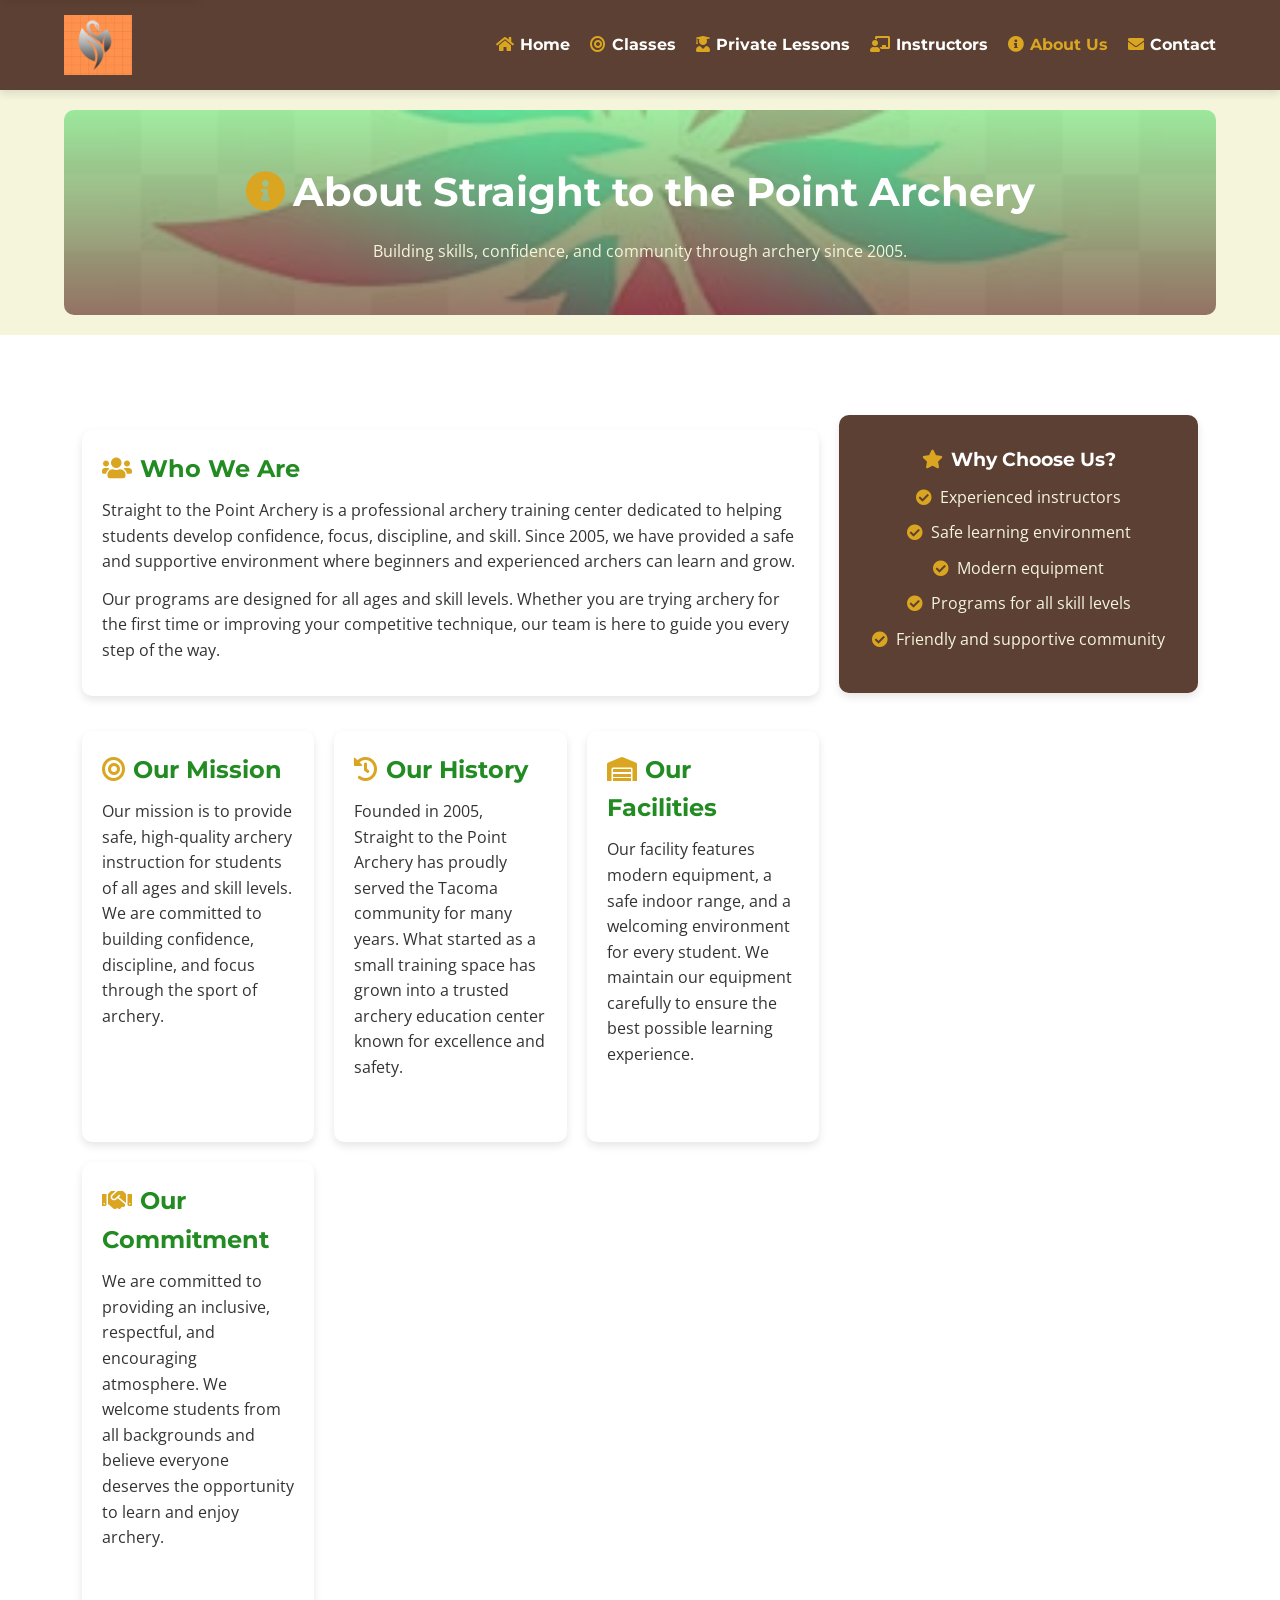
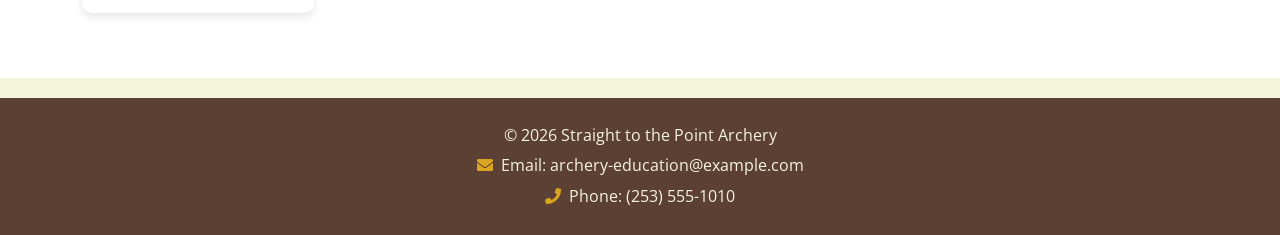
<file: about.html>
<!DOCTYPE html>
<html lang="en">
<head>
    <meta charset="UTF-8">
    <meta name="viewport" content="width=device-width, initial-scale=1.0">
    <title>About Us - Straight to the Point Archery</title>

    <!-- CSS -->
    <link rel="stylesheet" href="css/styles.css">

    <!-- FONT AWESOME -->
    <link rel="stylesheet" href="https://cdnjs.cloudflare.com/ajax/libs/font-awesome/5.15.3/css/all.min.css">

    <!-- GOOGLE FONTS -->
    <link href="https://fonts.googleapis.com/css2?family=Montserrat:wght@700&family=Open+Sans:wght@400;700&display=swap" rel="stylesheet">
</head>
<body>

    <!-- SKIP LINK -->
    <a href="#main-content" class="skip-link">Skip to main content</a>

    <!-- HEADER -->
    <header>
        <div class="container">
            <div class="logo">
                <img src="images/logo.png" alt="Straight to the Point Archery Logo" loading="lazy">
            </div>

            <nav>
                <ul>
                    <li><a href="index.html"><i class="fas fa-home"></i>Home</a></li>
                    <li><a href="classes.html"><i class="fas fa-bullseye"></i>Classes</a></li>
                    <li><a href="lessons.html"><i class="fas fa-user-graduate"></i>Private Lessons</a></li>
                    <li><a href="instructors.html"><i class="fas fa-chalkboard-teacher"></i>Instructors</a></li>
                    <li><a href="about.html" class="active"><i class="fas fa-info-circle"></i>About Us</a></li>
                    <li><a href="contact.html"><i class="fas fa-envelope"></i>Contact</a></li>
                </ul>
            </nav>
        </div>
    </header>

    <main id="main-content">

        <!-- PAGE HEADER -->
        <section class="page-header">
            <div class="container">
                <h1><i class="fas fa-info-circle"></i>About Straight to the Point Archery</h1>
                <p>Building skills, confidence, and community through archery since 2005.</p>
            </div>
        </section>

        <!-- ABOUT INTRO -->
        <section>
            <div class="container">
                <div class="main-content">
                    
                    <div>
                        <article class="class-card">
                            <h2><i class="fas fa-users"></i>Who We Are</h2>
                            <p>
                                Straight to the Point Archery is a professional archery training center dedicated to helping students
                                develop confidence, focus, discipline, and skill. Since 2005, we have provided a safe and supportive
                                environment where beginners and experienced archers can learn and grow.
                            </p>
                            <p>
                                Our programs are designed for all ages and skill levels. Whether you are trying archery for the first
                                time or improving your competitive technique, our team is here to guide you every step of the way.
                            </p>
                        </article>

                        <div class="classes">
                            <article class="class-card">
                                <h2><i class="fas fa-bullseye"></i>Our Mission</h2>
                                <p>
                                    Our mission is to provide safe, high-quality archery instruction for students of all ages and skill levels.
                                    We are committed to building confidence, discipline, and focus through the sport of archery.
                                </p>
                            </article>

                            <article class="class-card">
                                <h2><i class="fas fa-history"></i>Our History</h2>
                                <p>
                                    Founded in 2005, Straight to the Point Archery has proudly served the Tacoma community for many years.
                                    What started as a small training space has grown into a trusted archery education center known for
                                    excellence and safety.
                                </p>
                            </article>

                            <article class="class-card">
                                <h2><i class="fas fa-warehouse"></i>Our Facilities</h2>
                                <p>
                                    Our facility features modern equipment, a safe indoor range, and a welcoming environment for every student.
                                    We maintain our equipment carefully to ensure the best possible learning experience.
                                </p>
                            </article>

                            <article class="class-card">
                                <h2><i class="fas fa-handshake"></i>Our Commitment</h2>
                                <p>
                                    We are committed to providing an inclusive, respectful, and encouraging atmosphere. We welcome students
                                    from all backgrounds and believe everyone deserves the opportunity to learn and enjoy archery.
                                </p>
                            </article>
                        </div>
                    </div>

                    <aside>
                        <h3><i class="fas fa-star"></i>Why Choose Us?</h3>
                        <p><i class="fas fa-check-circle"></i>Experienced instructors</p>
                        <p><i class="fas fa-check-circle"></i>Safe learning environment</p>
                        <p><i class="fas fa-check-circle"></i>Modern equipment</p>
                        <p><i class="fas fa-check-circle"></i>Programs for all skill levels</p>
                        <p><i class="fas fa-check-circle"></i>Friendly and supportive community</p>
                    </aside>

                </div>
            </div>
        </section>

    </main>

    <!-- FOOTER -->
    <footer>
        <div class="container">
            <p>&copy; 2026 Straight to the Point Archery</p>
            <p><i class="fas fa-envelope"></i>Email: archery-education@example.com</p>
            <p><i class="fas fa-phone"></i>Phone: (253) 555-1010</p>
        </div>
    </footer>

</body>
</html>
</file>
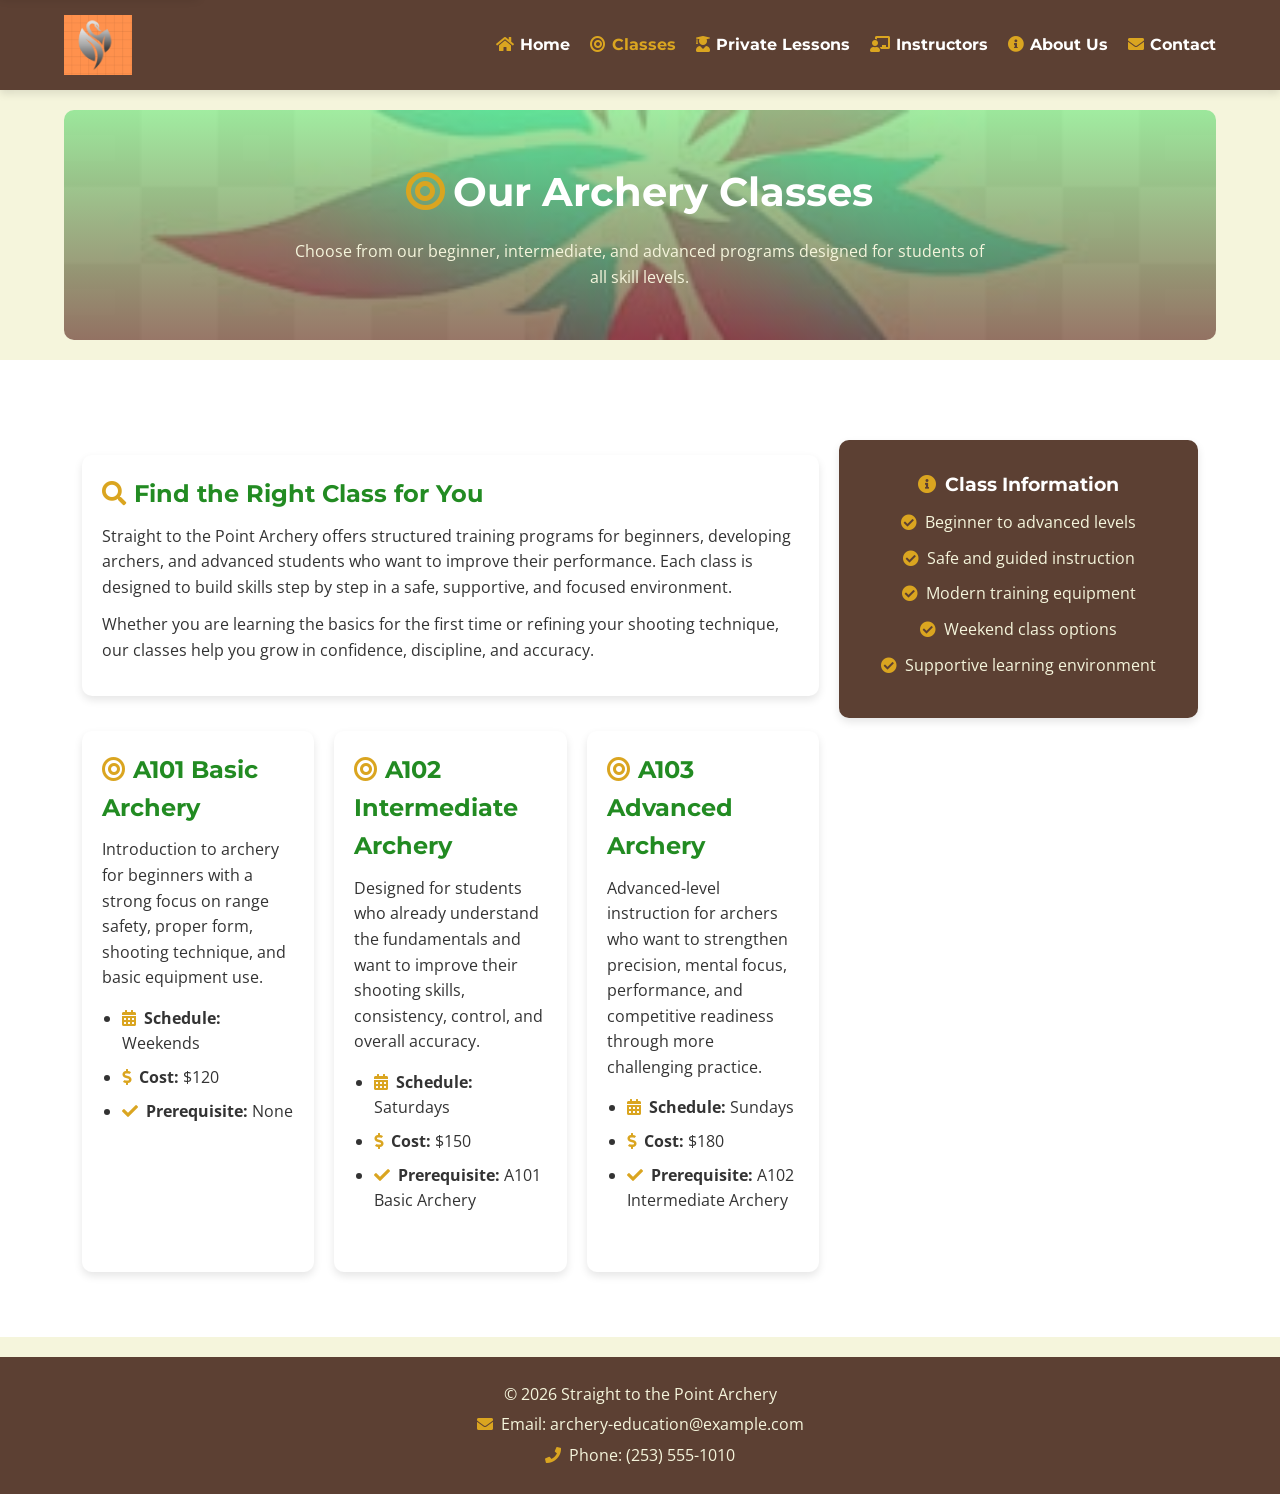
<file: classes.html>
<!DOCTYPE html>
<html lang="en">
<head>
    <meta charset="UTF-8">
    <meta name="viewport" content="width=device-width, initial-scale=1.0">
    <title>Classes - Straight to the Point Archery</title>

    <!-- CSS -->
    <link rel="stylesheet" href="css/styles.css">

    <!-- FONT AWESOME -->
    <link rel="stylesheet" href="https://cdnjs.cloudflare.com/ajax/libs/font-awesome/5.15.3/css/all.min.css">

    <!-- GOOGLE FONTS -->
    <link href="https://fonts.googleapis.com/css2?family=Montserrat:wght@700&family=Open+Sans:wght@400;700&display=swap" rel="stylesheet">
</head>
<body>

    <!-- SKIP LINK -->
    <a href="#main-content" class="skip-link">Skip to main content</a>

    <!-- HEADER -->
    <header>
        <div class="container">
            <div class="logo">
                <img src="images/logo.png" alt="Straight to the Point Archery Logo" loading="lazy">
            </div>

            <nav>
                <ul>
                    <li><a href="index.html"><i class="fas fa-home"></i>Home</a></li>
                    <li><a href="classes.html" class="active"><i class="fas fa-bullseye"></i>Classes</a></li>
                    <li><a href="lessons.html"><i class="fas fa-user-graduate"></i>Private Lessons</a></li>
                    <li><a href="instructors.html"><i class="fas fa-chalkboard-teacher"></i>Instructors</a></li>
                    <li><a href="about.html"><i class="fas fa-info-circle"></i>About Us</a></li>
                    <li><a href="contact.html"><i class="fas fa-envelope"></i>Contact</a></li>
                </ul>
            </nav>
        </div>
    </header>

    <main id="main-content">

        <!-- PAGE HEADER -->
        <section class="page-header">
            <div class="container">
                <h1><i class="fas fa-bullseye"></i>Our Archery Classes</h1>
                <p>Choose from our beginner, intermediate, and advanced programs designed for students of all skill levels.</p>
            </div>
        </section>

        <!-- CLASSES CONTENT -->
        <section>
            <div class="container">
                <div class="main-content">

                    <div>
                        <article class="class-card">
                            <h2><i class="fas fa-search"></i>Find the Right Class for You</h2>
                            <p>
                                Straight to the Point Archery offers structured training programs for beginners, developing archers,
                                and advanced students who want to improve their performance. Each class is designed to build skills
                                step by step in a safe, supportive, and focused environment.
                            </p>
                            <p>
                                Whether you are learning the basics for the first time or refining your shooting technique, our
                                classes help you grow in confidence, discipline, and accuracy.
                            </p>
                        </article>

                        <div class="classes">

                            <article class="class-card">
                                <h2><i class="fas fa-bullseye"></i>A101 Basic Archery</h2>
                                <p>
                                    Introduction to archery for beginners with a strong focus on range safety, proper form,
                                    shooting technique, and basic equipment use.
                                </p>
                                <ul>
                                    <li><strong><i class="fas fa-calendar-alt"></i>Schedule:</strong> Weekends</li>
                                    <li><strong><i class="fas fa-dollar-sign"></i>Cost:</strong> $120</li>
                                    <li><strong><i class="fas fa-check"></i>Prerequisite:</strong> None</li>
                                </ul>
                            </article>

                            <article class="class-card">
                                <h2><i class="fas fa-bullseye"></i>A102 Intermediate Archery</h2>
                                <p>
                                    Designed for students who already understand the fundamentals and want to improve their
                                    shooting skills, consistency, control, and overall accuracy.
                                </p>
                                <ul>
                                    <li><strong><i class="fas fa-calendar-alt"></i>Schedule:</strong> Saturdays</li>
                                    <li><strong><i class="fas fa-dollar-sign"></i>Cost:</strong> $150</li>
                                    <li><strong><i class="fas fa-check"></i>Prerequisite:</strong> A101 Basic Archery</li>
                                </ul>
                            </article>

                            <article class="class-card">
                                <h2><i class="fas fa-bullseye"></i>A103 Advanced Archery</h2>
                                <p>
                                    Advanced-level instruction for archers who want to strengthen precision, mental focus,
                                    performance, and competitive readiness through more challenging practice.
                                </p>
                                <ul>
                                    <li><strong><i class="fas fa-calendar-alt"></i>Schedule:</strong> Sundays</li>
                                    <li><strong><i class="fas fa-dollar-sign"></i>Cost:</strong> $180</li>
                                    <li><strong><i class="fas fa-check"></i>Prerequisite:</strong> A102 Intermediate Archery</li>
                                </ul>
                            </article>

                        </div>
                    </div>

                    <aside>
                        <h3><i class="fas fa-info-circle"></i>Class Information</h3>
                        <p><i class="fas fa-check-circle"></i>Beginner to advanced levels</p>
                        <p><i class="fas fa-check-circle"></i>Safe and guided instruction</p>
                        <p><i class="fas fa-check-circle"></i>Modern training equipment</p>
                        <p><i class="fas fa-check-circle"></i>Weekend class options</p>
                        <p><i class="fas fa-check-circle"></i>Supportive learning environment</p>
                    </aside>

                </div>
            </div>
        </section>

    </main>

    <!-- FOOTER -->
    <footer>
        <div class="container">
            <p>&copy; 2026 Straight to the Point Archery</p>
            <p><i class="fas fa-envelope"></i>Email: archery-education@example.com</p>
            <p><i class="fas fa-phone"></i>Phone: (253) 555-1010</p>
        </div>
    </footer>

</body>
</html>
</file>
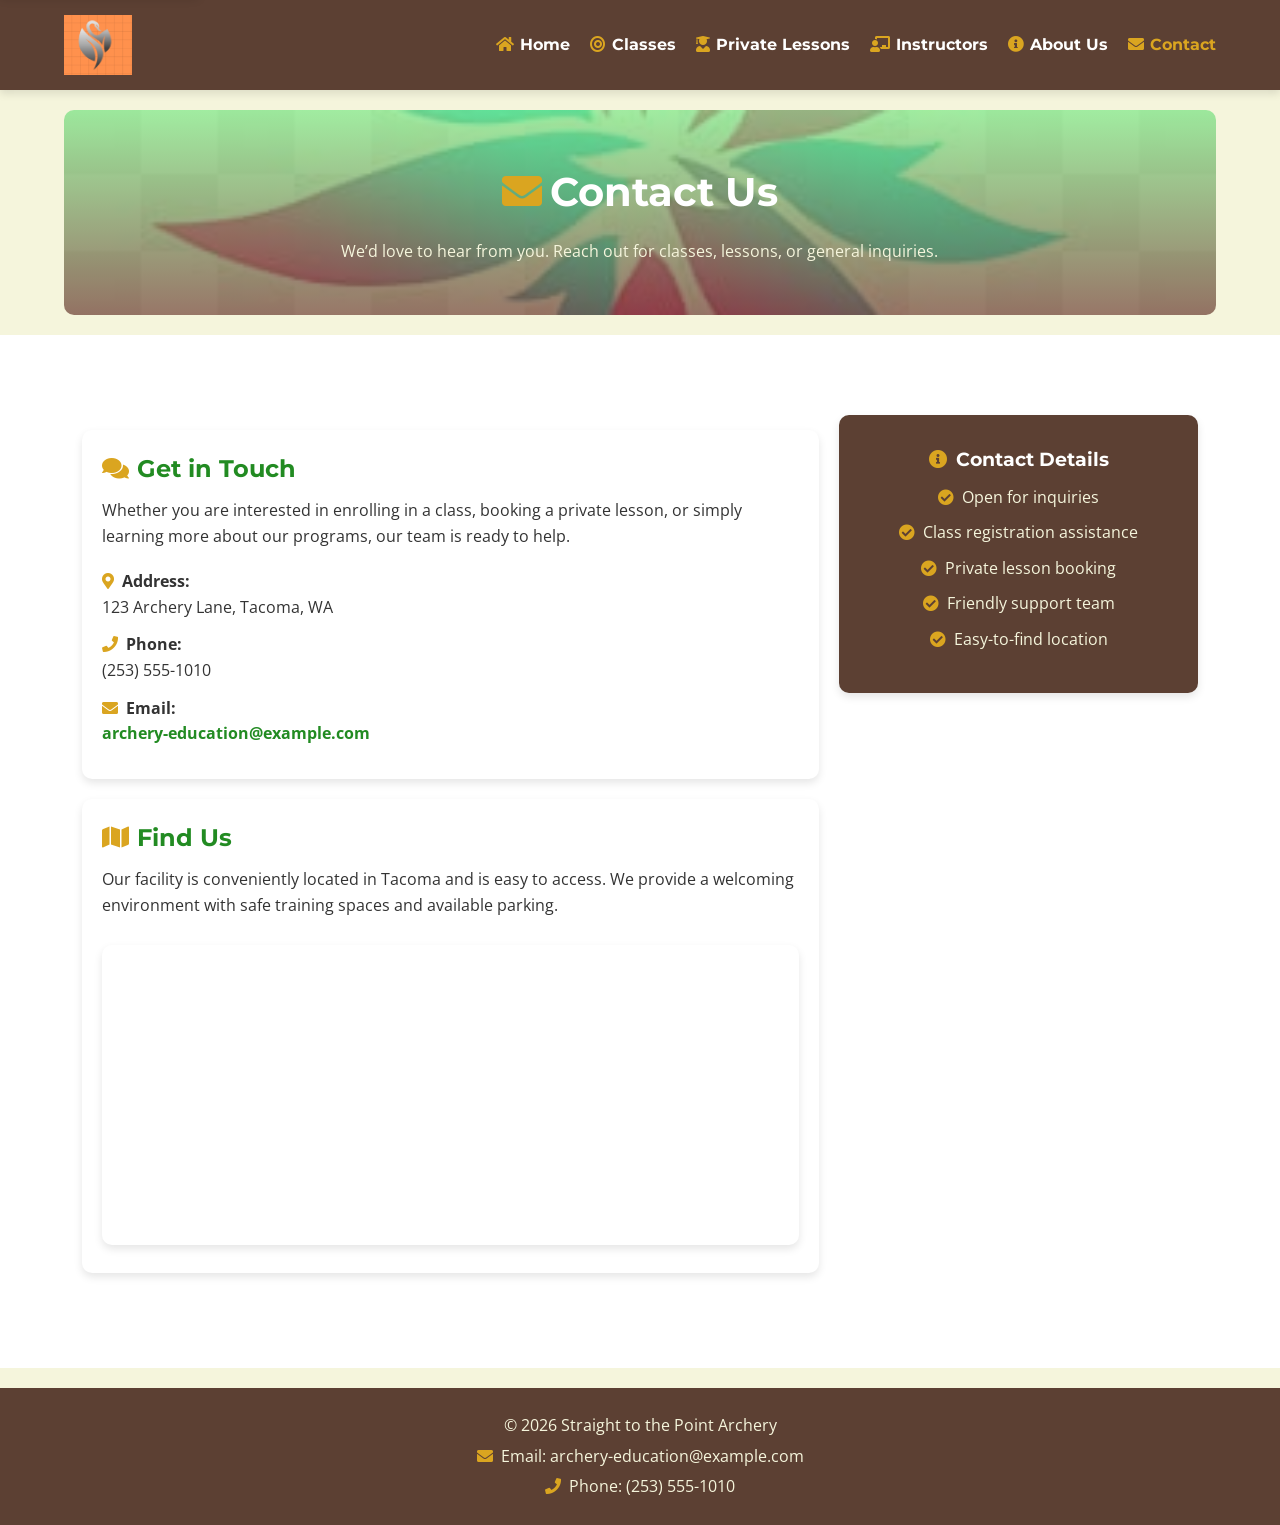
<file: contact.html>
<!DOCTYPE html>
<html lang="en">
<head>
    <meta charset="UTF-8">
    <meta name="viewport" content="width=device-width, initial-scale=1.0">
    <title>Contact - Straight to the Point Archery</title>

    <!-- CSS -->
    <link rel="stylesheet" href="css/styles.css">

    <!-- FONT AWESOME -->
    <link rel="stylesheet" href="https://cdnjs.cloudflare.com/ajax/libs/font-awesome/5.15.3/css/all.min.css">

    <!-- GOOGLE FONTS -->
    <link href="https://fonts.googleapis.com/css2?family=Montserrat:wght@700&family=Open+Sans:wght@400;700&display=swap" rel="stylesheet">
</head>
<body>

    <!-- SKIP LINK -->
    <a href="#main-content" class="skip-link">Skip to main content</a>

    <!-- HEADER -->
    <header>
        <div class="container">
            <div class="logo">
                <img src="images/logo.png" alt="Straight to the Point Archery Logo" loading="lazy">
            </div>

            <nav>
                <ul>
                    <li><a href="index.html"><i class="fas fa-home"></i>Home</a></li>
                    <li><a href="classes.html"><i class="fas fa-bullseye"></i>Classes</a></li>
                    <li><a href="lessons.html"><i class="fas fa-user-graduate"></i>Private Lessons</a></li>
                    <li><a href="instructors.html"><i class="fas fa-chalkboard-teacher"></i>Instructors</a></li>
                    <li><a href="about.html"><i class="fas fa-info-circle"></i>About Us</a></li>
                    <li><a href="contact.html" class="active"><i class="fas fa-envelope"></i>Contact</a></li>
                </ul>
            </nav>
        </div>
    </header>

    <main id="main-content">

        <!-- PAGE HEADER -->
        <section class="page-header">
            <div class="container">
                <h1><i class="fas fa-envelope"></i>Contact Us</h1>
                <p>We’d love to hear from you. Reach out for classes, lessons, or general inquiries.</p>
            </div>
        </section>

        <!-- CONTACT CONTENT -->
        <section>
            <div class="container">
                <div class="main-content">

                    <div>
                        <article class="class-card">
                            <h2><i class="fas fa-comments"></i>Get in Touch</h2>
                            <p>
                                Whether you are interested in enrolling in a class, booking a private lesson,
                                or simply learning more about our programs, our team is ready to help.
                            </p>

                            <address style="font-style: normal; margin-top: 20px;">
                                <p>
                                    <strong><i class="fas fa-map-marker-alt"></i>Address:</strong><br>
                                    123 Archery Lane, Tacoma, WA
                                </p>
                                <p>
                                    <strong><i class="fas fa-phone"></i>Phone:</strong><br>
                                    (253) 555-1010
                                </p>
                                <p>
                                    <strong><i class="fas fa-envelope"></i>Email:</strong><br>
                                    <a href="mailto:archery-education@example.com">
                                        archery-education@example.com
                                    </a>
                                </p>
                            </address>
                        </article>

                        <article class="class-card">
                            <h2><i class="fas fa-map"></i>Find Us</h2>
                            <p>
                                Our facility is conveniently located in Tacoma and is easy to access.
                                We provide a welcoming environment with safe training spaces and available parking.
                            </p>

                            <iframe 
                                src="https://www.google.com/maps?q=Tacoma,+WA&output=embed"
                                width="100%" 
                                height="300" 
                                style="border:0; border-radius:10px;" 
                                allowfullscreen="" 
                                loading="lazy">
                            </iframe>
                        </article>
                    </div>

                    <aside>
                        <h3><i class="fas fa-info-circle"></i>Contact Details</h3>
                        <p><i class="fas fa-check-circle"></i>Open for inquiries</p>
                        <p><i class="fas fa-check-circle"></i>Class registration assistance</p>
                        <p><i class="fas fa-check-circle"></i>Private lesson booking</p>
                        <p><i class="fas fa-check-circle"></i>Friendly support team</p>
                        <p><i class="fas fa-check-circle"></i>Easy-to-find location</p>
                    </aside>

                </div>
            </div>
        </section>

    </main>

    <!-- FOOTER -->
    <footer>
        <div class="container">
            <p>&copy; 2026 Straight to the Point Archery</p>
            <p><i class="fas fa-envelope"></i>Email: archery-education@example.com</p>
            <p><i class="fas fa-phone"></i>Phone: (253) 555-1010</p>
        </div>
    </footer>

</body>
</html>
</file>
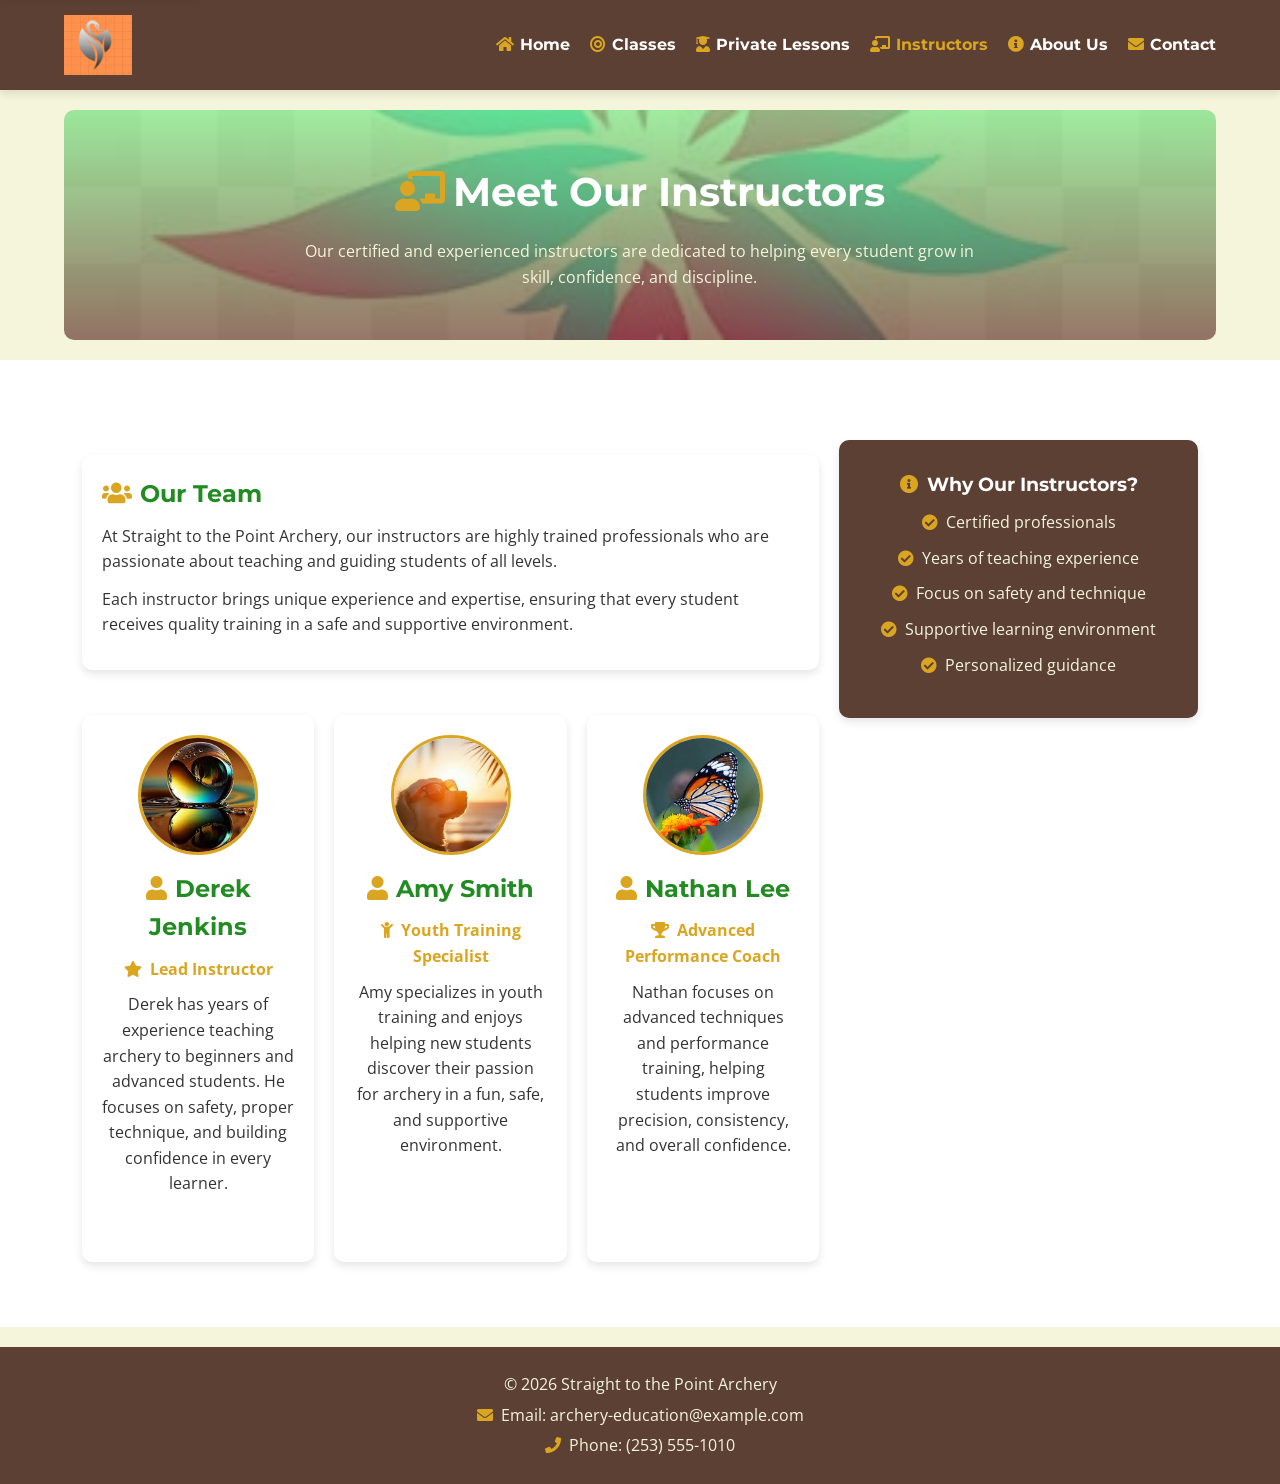
<file: instructors.html>
<!DOCTYPE html>
<html lang="en">
<head>
    <meta charset="UTF-8">
    <meta name="viewport" content="width=device-width, initial-scale=1.0">
    <title>Instructors - Straight to the Point Archery</title>

    <!-- CSS -->
    <link rel="stylesheet" href="css/styles.css">

    <!-- FONT AWESOME -->
    <link rel="stylesheet" href="https://cdnjs.cloudflare.com/ajax/libs/font-awesome/5.15.3/css/all.min.css">

    <!-- GOOGLE FONTS -->
    <link href="https://fonts.googleapis.com/css2?family=Montserrat:wght@700&family=Open+Sans:wght@400;700&display=swap" rel="stylesheet">
</head>
<body>

    <!-- SKIP LINK -->
    <a href="#main-content" class="skip-link">Skip to main content</a>

    <!-- HEADER -->
    <header>
        <div class="container">
            <div class="logo">
                <img 
                    src="images/logo.png"
                    alt="Straight to the Point Archery Logo"
                    loading="lazy">
            </div>

            <nav>
                <ul>
                    <li><a href="index.html"><i class="fas fa-home"></i>Home</a></li>
                    <li><a href="classes.html"><i class="fas fa-bullseye"></i>Classes</a></li>
                    <li><a href="lessons.html"><i class="fas fa-user-graduate"></i>Private Lessons</a></li>
                    <li><a href="instructors.html" class="active"><i class="fas fa-chalkboard-teacher"></i>Instructors</a></li>
                    <li><a href="about.html"><i class="fas fa-info-circle"></i>About Us</a></li>
                    <li><a href="contact.html"><i class="fas fa-envelope"></i>Contact</a></li>
                </ul>
            </nav>
        </div>
    </header>

    <main id="main-content">

        <!-- PAGE HEADER -->
        <section class="page-header">
            <div class="container">
                <h1><i class="fas fa-chalkboard-teacher"></i>Meet Our Instructors</h1>
                <p>Our certified and experienced instructors are dedicated to helping every student grow in skill, confidence, and discipline.</p>
            </div>
        </section>

        <!-- INSTRUCTORS CONTENT -->
        <section>
            <div class="container">
                <div class="main-content">

                    <div>

                        <!-- INTRO -->
                        <article class="class-card">
                            <h2><i class="fas fa-users"></i>Our Team</h2>
                            <p>
                                At Straight to the Point Archery, our instructors are highly trained professionals
                                who are passionate about teaching and guiding students of all levels.
                            </p>
                            <p>
                                Each instructor brings unique experience and expertise, ensuring that every student
                                receives quality training in a safe and supportive environment.
                            </p>
                        </article>

                        <!-- INSTRUCTORS GRID -->
                        <div class="instructors">

                            <!-- DEREK -->
                            <article class="instructor-card">
                                <img
                                    src="images/derek-medium.jpg"
                                    srcset="
                                        images/derek-small.jpg 300w,
                                        images/derek-medium.jpg 600w,
                                        images/derek-large.jpg 900w
                                    "
                                    sizes="(max-width: 768px) 100vw, (max-width: 1000px) 50vw, 33vw"
                                    alt="Derek Jenkins teaching archery"
                                    loading="lazy">
                                <h2><i class="fas fa-user"></i>Derek Jenkins</h2>
                                <p><strong><i class="fas fa-star"></i>Lead Instructor</strong></p>
                                <p>
                                    Derek has years of experience teaching archery to beginners and advanced students.
                                    He focuses on safety, proper technique, and building confidence in every learner.
                                </p>
                            </article>

                            <!-- AMY -->
                            <article class="instructor-card">
                                <img
                                    src="images/amy-medium.jpg"
                                    srcset="
                                        images/amy-small.jpg 300w,
                                        images/amy-medium.jpg 600w,
                                        images/amy-large.jpg 900w
                                    "
                                    sizes="(max-width: 768px) 100vw, (max-width: 1000px) 50vw, 33vw"
                                    alt="Amy Smith coaching young archery students"
                                    loading="lazy">
                                <h2><i class="fas fa-user"></i>Amy Smith</h2>
                                <p><strong><i class="fas fa-child"></i>Youth Training Specialist</strong></p>
                                <p>
                                    Amy specializes in youth training and enjoys helping new students discover their
                                    passion for archery in a fun, safe, and supportive environment.
                                </p>
                            </article>

                            <!-- NATHAN -->
                            <article class="instructor-card">
                                <img
                                    src="images/nathan-medium.jpg"
                                    srcset="
                                        images/nathan-small.jpg 300w,
                                        images/nathan-medium.jpg 600w,
                                        images/nathan-large.jpg 900w
                                    "
                                    sizes="(max-width: 768px) 100vw, (max-width: 1000px) 50vw, 33vw"
                                    alt="Nathan Lee providing advanced archery coaching"
                                    loading="lazy">
                                <h2><i class="fas fa-user"></i>Nathan Lee</h2>
                                <p><strong><i class="fas fa-trophy"></i>Advanced Performance Coach</strong></p>
                                <p>
                                    Nathan focuses on advanced techniques and performance training, helping students
                                    improve precision, consistency, and overall confidence.
                                </p>
                            </article>

                        </div>
                    </div>

                    <!-- SIDE PANEL -->
                    <aside>
                        <h3><i class="fas fa-info-circle"></i>Why Our Instructors?</h3>
                        <p><i class="fas fa-check-circle"></i>Certified professionals</p>
                        <p><i class="fas fa-check-circle"></i>Years of teaching experience</p>
                        <p><i class="fas fa-check-circle"></i>Focus on safety and technique</p>
                        <p><i class="fas fa-check-circle"></i>Supportive learning environment</p>
                        <p><i class="fas fa-check-circle"></i>Personalized guidance</p>
                    </aside>

                </div>
            </div>
        </section>

    </main>

    <!-- FOOTER -->
    <footer>
        <div class="container">
            <p>&copy; 2026 Straight to the Point Archery</p>
            <p><i class="fas fa-envelope"></i>Email: archery-education@example.com</p>
            <p><i class="fas fa-phone"></i>Phone: (253) 555-1010</p>
        </div>
    </footer>

</body>
</html>
</file>
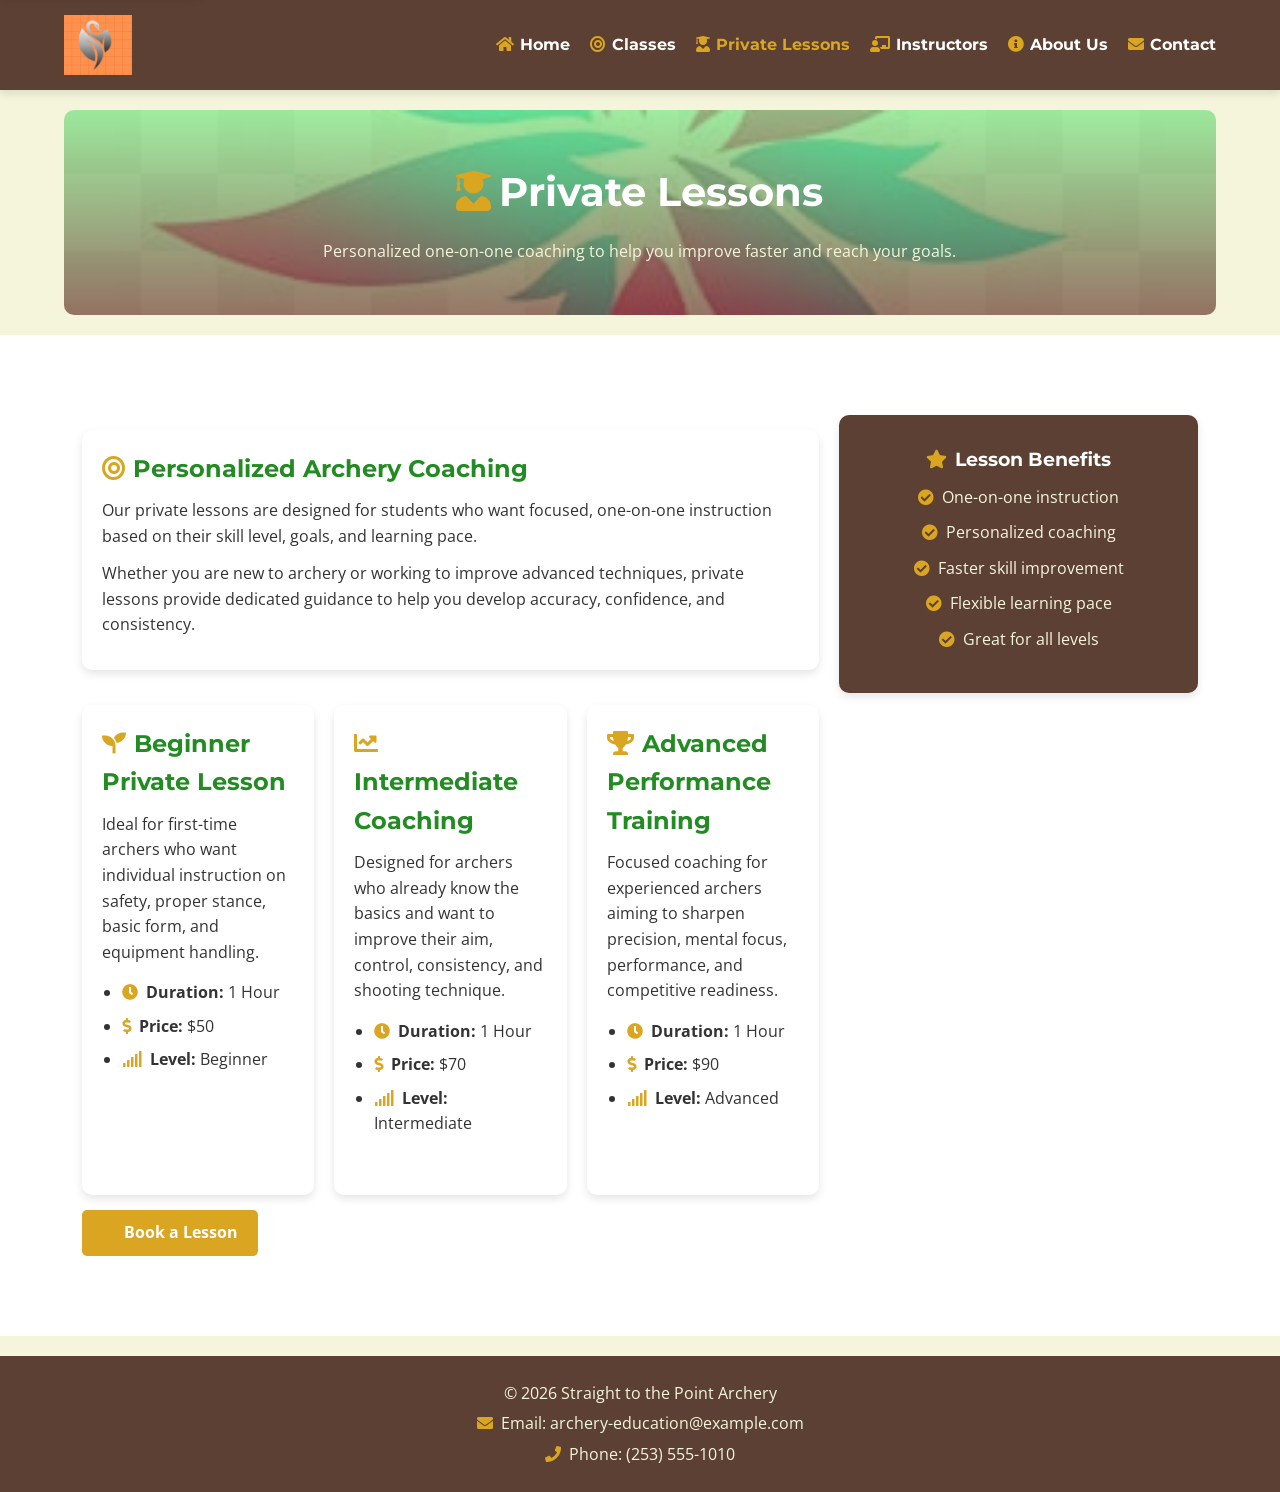
<file: lessons.html>
<!DOCTYPE html>
<html lang="en">
<head>
    <meta charset="UTF-8">
    <meta name="viewport" content="width=device-width, initial-scale=1.0">
    <title>Private Lessons - Straight to the Point Archery</title>

    <!-- CSS -->
    <link rel="stylesheet" href="css/styles.css">

    <!-- FONT AWESOME -->
    <link rel="stylesheet" href="https://cdnjs.cloudflare.com/ajax/libs/font-awesome/5.15.3/css/all.min.css">

    <!-- GOOGLE FONTS -->
    <link href="https://fonts.googleapis.com/css2?family=Montserrat:wght@700&family=Open+Sans:wght@400;700&display=swap" rel="stylesheet">
</head>
<body>

    <!-- SKIP LINK -->
    <a href="#main-content" class="skip-link">Skip to main content</a>

    <!-- HEADER -->
    <header>
        <div class="container">
            <div class="logo">
                <img src="images/logo.png" alt="Straight to the Point Archery Logo" loading="lazy">
            </div>

            <nav>
                <ul>
                    <li><a href="index.html"><i class="fas fa-home"></i>Home</a></li>
                    <li><a href="classes.html"><i class="fas fa-bullseye"></i>Classes</a></li>
                    <li><a href="lessons.html" class="active"><i class="fas fa-user-graduate"></i>Private Lessons</a></li>
                    <li><a href="instructors.html"><i class="fas fa-chalkboard-teacher"></i>Instructors</a></li>
                    <li><a href="about.html"><i class="fas fa-info-circle"></i>About Us</a></li>
                    <li><a href="contact.html"><i class="fas fa-envelope"></i>Contact</a></li>
                </ul>
            </nav>
        </div>
    </header>

    <main id="main-content">

        <!-- PAGE HEADER -->
        <section class="page-header">
            <div class="container">
                <h1><i class="fas fa-user-graduate"></i>Private Lessons</h1>
                <p>Personalized one-on-one coaching to help you improve faster and reach your goals.</p>
            </div>
        </section>

        <!-- LESSON CONTENT -->
        <section>
            <div class="container">
                <div class="main-content">

                    <div>
                        <article class="class-card">
                            <h2><i class="fas fa-bullseye"></i>Personalized Archery Coaching</h2>
                            <p>
                                Our private lessons are designed for students who want focused, one-on-one instruction
                                based on their skill level, goals, and learning pace.
                            </p>
                            <p>
                                Whether you are new to archery or working to improve advanced techniques, private lessons
                                provide dedicated guidance to help you develop accuracy, confidence, and consistency.
                            </p>
                        </article>

                        <div class="classes">

                            <article class="class-card">
                                <h2><i class="fas fa-seedling"></i>Beginner Private Lesson</h2>
                                <p>
                                    Ideal for first-time archers who want individual instruction on safety, proper stance,
                                    basic form, and equipment handling.
                                </p>
                                <ul>
                                    <li><strong><i class="fas fa-clock"></i>Duration:</strong> 1 Hour</li>
                                    <li><strong><i class="fas fa-dollar-sign"></i>Price:</strong> $50</li>
                                    <li><strong><i class="fas fa-signal"></i>Level:</strong> Beginner</li>
                                </ul>
                            </article>

                            <article class="class-card">
                                <h2><i class="fas fa-chart-line"></i>Intermediate Coaching</h2>
                                <p>
                                    Designed for archers who already know the basics and want to improve their aim,
                                    control, consistency, and shooting technique.
                                </p>
                                <ul>
                                    <li><strong><i class="fas fa-clock"></i>Duration:</strong> 1 Hour</li>
                                    <li><strong><i class="fas fa-dollar-sign"></i>Price:</strong> $70</li>
                                    <li><strong><i class="fas fa-signal"></i>Level:</strong> Intermediate</li>
                                </ul>
                            </article>

                            <article class="class-card">
                                <h2><i class="fas fa-trophy"></i>Advanced Performance Training</h2>
                                <p>
                                    Focused coaching for experienced archers aiming to sharpen precision, mental focus,
                                    performance, and competitive readiness.
                                </p>
                                <ul>
                                    <li><strong><i class="fas fa-clock"></i>Duration:</strong> 1 Hour</li>
                                    <li><strong><i class="fas fa-dollar-sign"></i>Price:</strong> $90</li>
                                    <li><strong><i class="fas fa-signal"></i>Level:</strong> Advanced</li>
                                </ul>
                            </article>

                        </div>

                        <div style="margin-top: 30px; text-align: left;">
                            <a href="contact.html" class="btn">
                                <i class="fas fa-calendar-check"></i>Book a Lesson
                            </a>
                        </div>
                    </div>

                    <aside>
                        <h3><i class="fas fa-star"></i>Lesson Benefits</h3>
                        <p><i class="fas fa-check-circle"></i>One-on-one instruction</p>
                        <p><i class="fas fa-check-circle"></i>Personalized coaching</p>
                        <p><i class="fas fa-check-circle"></i>Faster skill improvement</p>
                        <p><i class="fas fa-check-circle"></i>Flexible learning pace</p>
                        <p><i class="fas fa-check-circle"></i>Great for all levels</p>
                    </aside>

                </div>
            </div>
        </section>

    </main>

    <!-- FOOTER -->
    <footer>
        <div class="container">
            <p>&copy; 2026 Straight to the Point Archery</p>
            <p><i class="fas fa-envelope"></i>Email: archery-education@example.com</p>
            <p><i class="fas fa-phone"></i>Phone: (253) 555-1010</p>
        </div>
    </footer>

</body>
</html>
</file>
<file: css/styles.css>
/* =========================
   COLOR VARIABLES
========================= */
:root {
    --forest-green: #228B22;
    --deep-brown: #5C4033;
    --gold-accent: #DAA520;
    --cream-white: #F5F5DC;
    --dark-text: #333333;
    --white: #ffffff;
    --shadow: 0 4px 8px rgba(0, 0, 0, 0.1);
    --radius: 10px;
    --transition: 0.3s ease;
}

/* =========================
   RESET
========================= */
* {
    margin: 0;
    padding: 0;
    box-sizing: border-box;
}

/* =========================
   BODY
========================= */
body {
    font-family: 'Open Sans', sans-serif;
    background-color: var(--cream-white);
    color: var(--dark-text);
    line-height: 1.6;
}

/* =========================
   ACCESSIBILITY - SKIP LINK
========================= */
.skip-link {
    position: absolute;
    top: -50px;
    left: 0;
    background-color: var(--white);
    color: var(--dark-text);
    padding: 10px 16px;
    z-index: 9999;
    text-decoration: none;
    font-weight: bold;
    border-radius: 0 0 6px 0;
    box-shadow: var(--shadow);
    transition: top 0.3s ease;
}

.skip-link:focus {
    top: 0;
}

/* =========================
   TYPOGRAPHY
========================= */
h1, h2, h3, h4, h5, h6 {
    font-family: 'Montserrat', sans-serif;
    font-weight: 700;
}

p {
    font-size: 1em;
    line-height: 1.6;
}

/* =========================
   LAYOUT HELPERS
========================= */
.container {
    width: 90%;
    max-width: 1200px;
    margin: 0 auto;
}

/* =========================
   IMAGES
========================= */
img {
    max-width: 100%;
    height: auto;
    display: block;
}

/* =========================
   HEADER
========================= */
header {
    background-color: var(--deep-brown);
    color: var(--white);
    padding: 15px 0;
    box-shadow: var(--shadow);
}

header .container {
    display: flex;
    justify-content: space-between;
    align-items: center;
    gap: 20px;
}

.logo img {
    height: 60px;
    width: auto;
}

/* =========================
   NAVIGATION
========================= */
nav ul {
    list-style: none;
    display: flex;
    align-items: center;
    justify-content: flex-end;
    gap: 20px;
    flex-wrap: wrap;
}

nav a {
    color: var(--white);
    text-decoration: none;
    font-family: 'Montserrat', sans-serif;
    font-weight: bold;
    transition: color var(--transition);
}

nav a:hover,
nav a.active,
nav a:focus,
nav a:focus-visible {
    color: var(--gold-accent);
}

nav a i {
    margin-right: 6px;
}

nav a:hover i,
nav a:focus i,
nav a:focus-visible i {
    transform: scale(1.1);
}

i {
    margin-right: 8px;
    transition: transform 0.3s ease;
}

/* =========================
   ICON STYLES
========================= */
.fa-phone,
.fa-envelope,
.fa-map-marker-alt,
.fa-check-circle,
.fa-star,
.fa-info-circle,
.fa-bullseye,
.fa-history,
.fa-warehouse,
.fa-handshake,
.fa-users,
.fa-home,
.fa-user-graduate,
.fa-chalkboard-teacher,
.fa-calendar-alt,
.fa-calendar-check,
.fa-comments,
.fa-map,
.fa-search,
.fa-lightbulb,
.fa-paper-plane,
.fa-arrow-right,
.fa-clock,
.fa-dollar-sign,
.fa-signal,
.fa-trophy,
.fa-child,
.fa-user,
.fa-seedling,
.fa-chart-line,
.fa-shield-alt,
.fa-check {
    color: var(--gold-accent);
}

aside i,
footer i,
h1 i,
h2 i,
h3 i {
    color: var(--gold-accent);
}

/* =========================
   HERO SECTION
========================= */
.hero {
    background: url('../images/hero-large.jpg') no-repeat center center/cover;
    min-height: 500px;
    display: flex;
    justify-content: center;
    align-items: center;
    text-align: center;
    color: var(--white);
    padding: 20px;
    border-radius: var(--radius);
    margin: 20px auto 0;
    width: 90%;
    max-width: 1200px;
    animation: fadeIn 1.5s ease-in;
}

.hero-content {
    background-color: rgba(0, 0, 0, 0.5);
    padding: 30px;
    border-radius: var(--radius);
    max-width: 700px;
}

.hero h1 {
    font-size: 48px;
    margin-bottom: 15px;
}

.hero p {
    font-size: 18px;
    margin: 15px 0 20px;
}

/* =========================
   BUTTONS
========================= */
.btn {
    display: inline-block;
    background-color: var(--gold-accent);
    color: var(--white);
    padding: 10px 20px;
    text-decoration: none;
    border-radius: 5px;
    font-weight: bold;
    transition: background-color var(--transition), transform var(--transition);
}

.btn:hover,
.btn:focus,
.btn:focus-visible {
    background-color: #b8860b;
    transform: translateY(-2px);
}

/* =========================
   GENERAL SECTIONS
========================= */
section {
    padding: 40px 20px;
    text-align: center;
}

section:nth-of-type(even) {
    background-color: var(--white);
}

section h2 {
    margin-bottom: 20px;
    color: var(--forest-green);
}

section p {
    max-width: 800px;
    margin: 0 auto 20px;
}

/* =========================
   PAGE HEADER
========================= */
.page-header {
    background:
        linear-gradient(rgba(129, 230, 129, 0.75), rgba(117, 73, 53, 0.75)),
        url('../images/hero-large.jpg') no-repeat center center/cover;
    color: var(--white);
    border-radius: var(--radius);
    margin: 20px auto;
    padding: 50px 20px;
    text-align: center;
    width: 90%;
    max-width: 1200px;
}

.page-header h1 {
    font-size: 40px;
    color: var(--white);
    margin-bottom: 15px;
}

.page-header p {
    max-width: 700px;
    margin: 0 auto;
    color: var(--cream-white);
}

/* =========================
   MAIN GRID LAYOUT
========================= */
.main-content {
    display: grid;
    grid-template-columns: repeat(3, 1fr);
    grid-template-areas: "main main aside";
    gap: 20px;
    align-items: start;
    padding: 40px 0;
}

.main-content > div {
    grid-area: main;
}

.main-content > aside {
    grid-area: aside;
}

.main-content > div article:first-child {
    margin-bottom: 20px;
}

/* =========================
   ARTICLES
========================= */
article {
    margin: 15px 0;
}

/* =========================
   REUSABLE CARD
========================= */
.card {
    background-color: var(--white);
    padding: 20px;
    border-radius: var(--radius);
    box-shadow: var(--shadow);
}

/* =========================
   CARD STYLES
========================= */
.class-card,
.instructor-card,
aside {
    border-radius: var(--radius);
}

.class-card,
.instructor-card {
    background-color: var(--white);
    padding: 20px;
    box-shadow: var(--shadow);
    height: 100%;
    transition: transform var(--transition), box-shadow var(--transition);
}

.class-card:hover,
.class-card:focus-within,
.instructor-card:hover,
.instructor-card:focus-within {
    transform: translateY(-4px);
    box-shadow: 0 6px 14px rgba(0, 0, 0, 0.12);
}

/* =========================
   CLASSES GRID
========================= */
.classes {
    display: grid;
    grid-template-columns: repeat(3, 1fr);
    gap: 20px;
    align-items: stretch;
    margin-top: 30px;
}

.class-card {
    text-align: left;
}

.class-card h2,
.class-card h3 {
    color: var(--forest-green);
    margin-bottom: 10px;
}

.class-card p {
    margin-bottom: 12px;
}

.class-card ul {
    margin-top: 15px;
    padding-left: 20px;
}

.classes .class-card li {
    margin-bottom: 8px;
}

.class-card + .classes {
    margin-top: 20px;
}

/* =========================
   SAFETY SECTION
========================= */
#safety {
    background-color: var(--white);
}

#safety h2 {
    color: var(--forest-green);
}

/* =========================
   INSTRUCTORS GRID
========================= */
.instructors {
    display: grid;
    grid-template-columns: repeat(3, 1fr);
    gap: 20px;
    margin-top: 30px;
}

.instructor-card {
    text-align: center;
}

.instructor-card img {
    width: 120px;
    height: 120px;
    border-radius: 50%;
    object-fit: cover;
    margin: 0 auto 15px;
    border: 3px solid var(--gold-accent);
    transition: transform 0.3s ease;
}

.instructor-card img:hover,
.instructor-card img:focus {
    transform: scale(1.05);
}

.instructor-card h2 {
    color: var(--forest-green);
    margin-bottom: 10px;
}

.instructor-card p {
    margin-bottom: 10px;
}

.instructor-card strong {
    color: var(--gold-accent);
}

/* =========================
   CONTACT PAGE
========================= */
.contact-info {
    text-align: center;
    padding: 40px;
}

.contact-info a,
address a {
    color: var(--forest-green);
    text-decoration: none;
    font-weight: bold;
    transition: color var(--transition);
}

.contact-info a:hover,
.contact-info a:focus,
.contact-info a:focus-visible,
address a:hover,
address a:focus,
address a:focus-visible {
    color: var(--gold-accent);
}

address {
    font-style: normal;
}

address p {
    margin-bottom: 15px;
}

.map {
    padding: 40px;
    text-align: center;
}

.map iframe,
iframe {
    border: 0;
    border-radius: var(--radius);
    box-shadow: var(--shadow);
    margin-top: 15px;
    width: 100%;
}

/* =========================
   ASIDE
========================= */
aside {
    background-color: var(--deep-brown);
    color: var(--cream-white);
    padding: 30px;
    text-align: center;
    height: fit-content;
    box-shadow: var(--shadow);
}

aside h3 {
    margin-bottom: 10px;
    color: var(--white);
}

aside p {
    margin: 10px 0;
}

/* =========================
   FOOTER
========================= */
footer {
    background-color: var(--deep-brown);
    color: var(--cream-white);
    text-align: center;
    padding: 20px;
    margin-top: 20px;
}

footer p {
    margin: 5px 0;
}

/* =========================
   ANIMATIONS
========================= */
@keyframes fadeIn {
    from {
        opacity: 0;
    }
    to {
        opacity: 1;
    }
}

/* =========================
   ACCESSIBILITY - FOCUS STATES
========================= */
a:focus,
button:focus,
.btn:focus,
.skip-link:focus,
input:focus,
textarea:focus,
select:focus {
    outline: 2px solid var(--gold-accent);
    outline-offset: 3px;
}

a:focus-visible,
button:focus-visible,
.btn:focus-visible,
input:focus-visible,
textarea:focus-visible,
select:focus-visible {
    outline: 2px solid var(--gold-accent);
    outline-offset: 3px;
}

/* =========================
   RESPONSIVE DESIGN
========================= */
@media (max-width: 1000px) {
    .hero {
        background-image: url('../images/hero-medium.jpg');
    }

    .page-header {
        background:
            linear-gradient(rgba(129, 230, 129, 0.75), rgba(117, 73, 53, 0.75)),
            url('../images/hero-medium.jpg') no-repeat center center/cover;
    }

    .classes,
    .instructors {
        grid-template-columns: repeat(2, 1fr);
    }
}

@media (max-width: 768px) {
    header .container {
        flex-direction: column;
        gap: 15px;
    }

    nav ul {
        flex-direction: column;
        align-items: center;
        justify-content: center;
        gap: 10px;
    }

    .hero {
        min-height: auto;
        padding: 80px 20px;
    }

    .hero h1,
    .page-header h1 {
        font-size: 32px;
    }

    .hero p {
        font-size: 16px;
    }

    section {
        padding: 40px 20px;
    }

    .main-content {
        grid-template-columns: 1fr;
        grid-template-areas:
            "main"
            "aside";
    }

    .classes,
    .instructors {
        grid-template-columns: 1fr;
    }

    .class-card,
    .instructor-card {
        max-width: 100%;
    }
}

@media (max-width: 600px) {
    .hero {
        background-image: url('../images/hero-small.jpg');
    }

    .page-header {
        background:
            linear-gradient(rgba(129, 230, 129, 0.75), rgba(117, 73, 53, 0.75)),
            url('../images/hero-small.jpg') no-repeat center center/cover;
    }
}

/* =========================
   ACCESSIBILITY - REDUCED MOTION
========================= */
@media (prefers-reduced-motion: reduce) {
    *,
    *::before,
    *::after {
        animation: none !important;
        transition: none !important;
        scroll-behavior: auto !important;
    }
}
</file>
